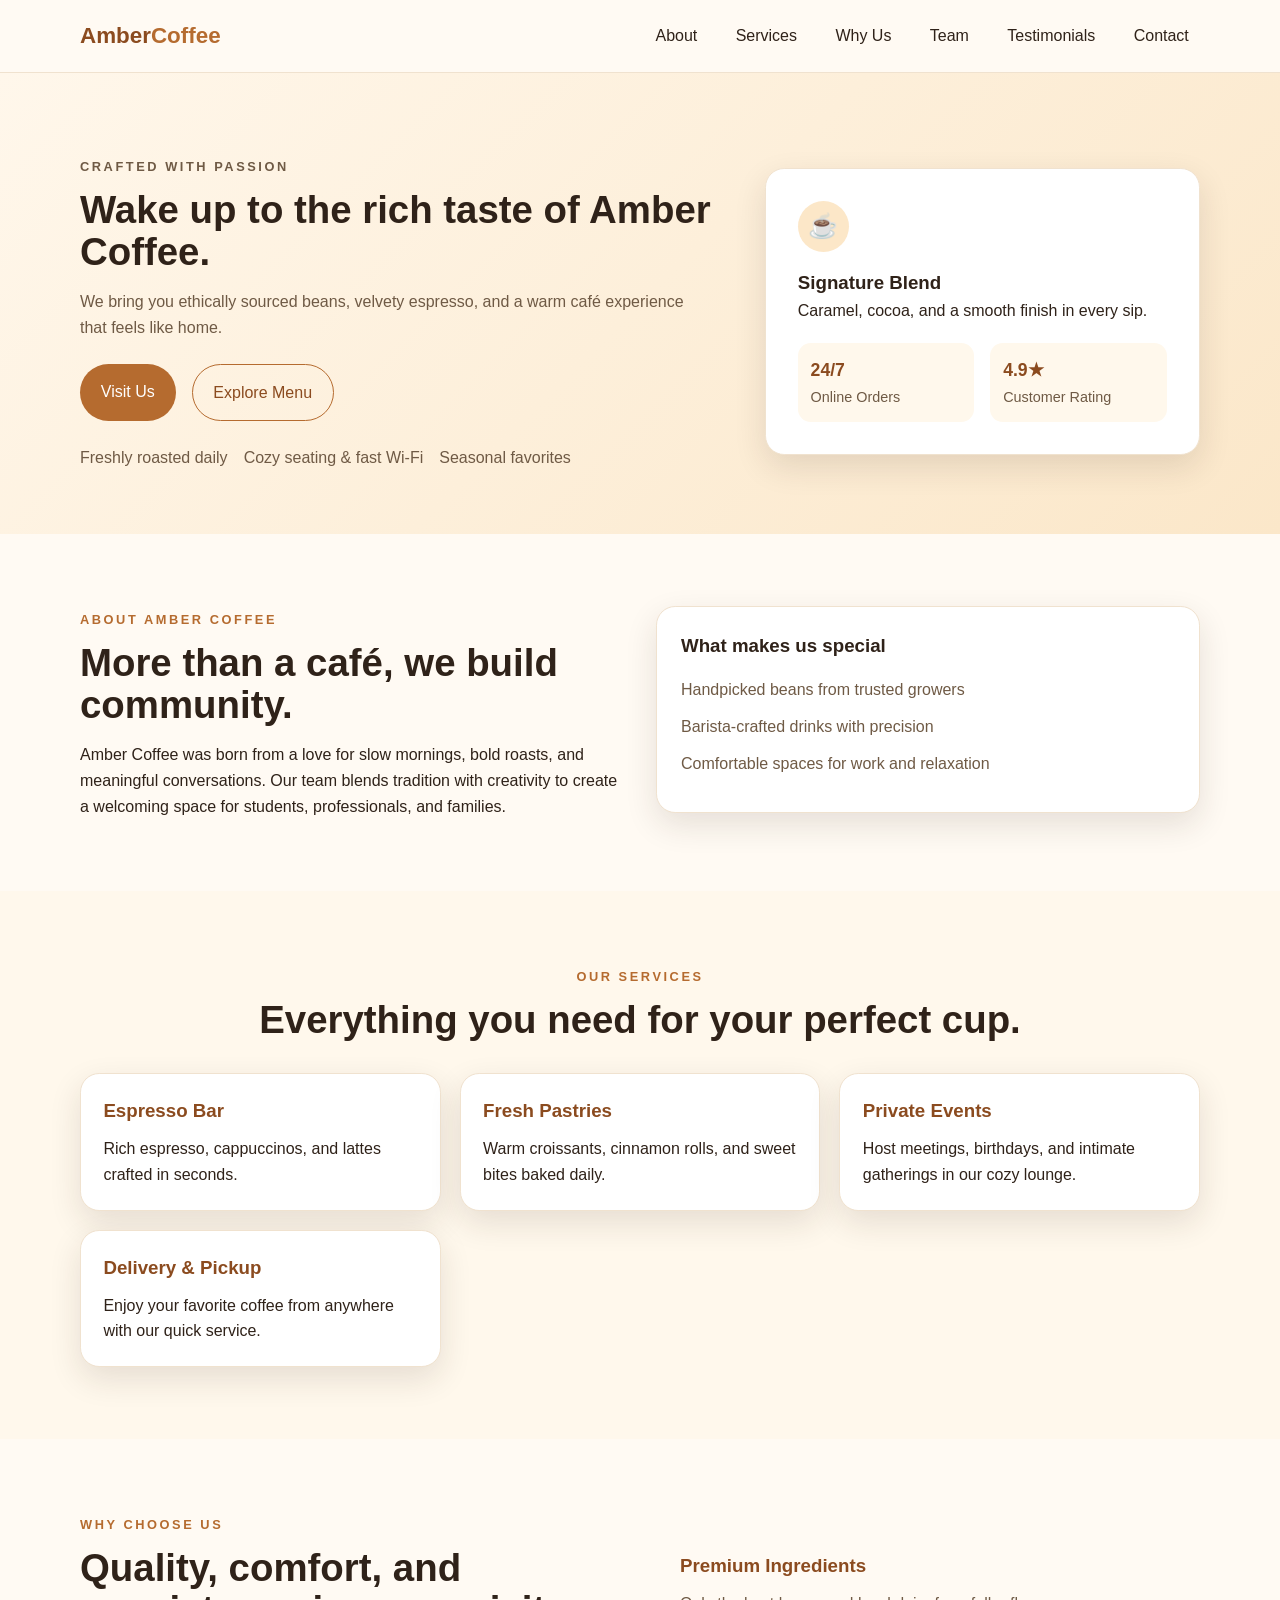
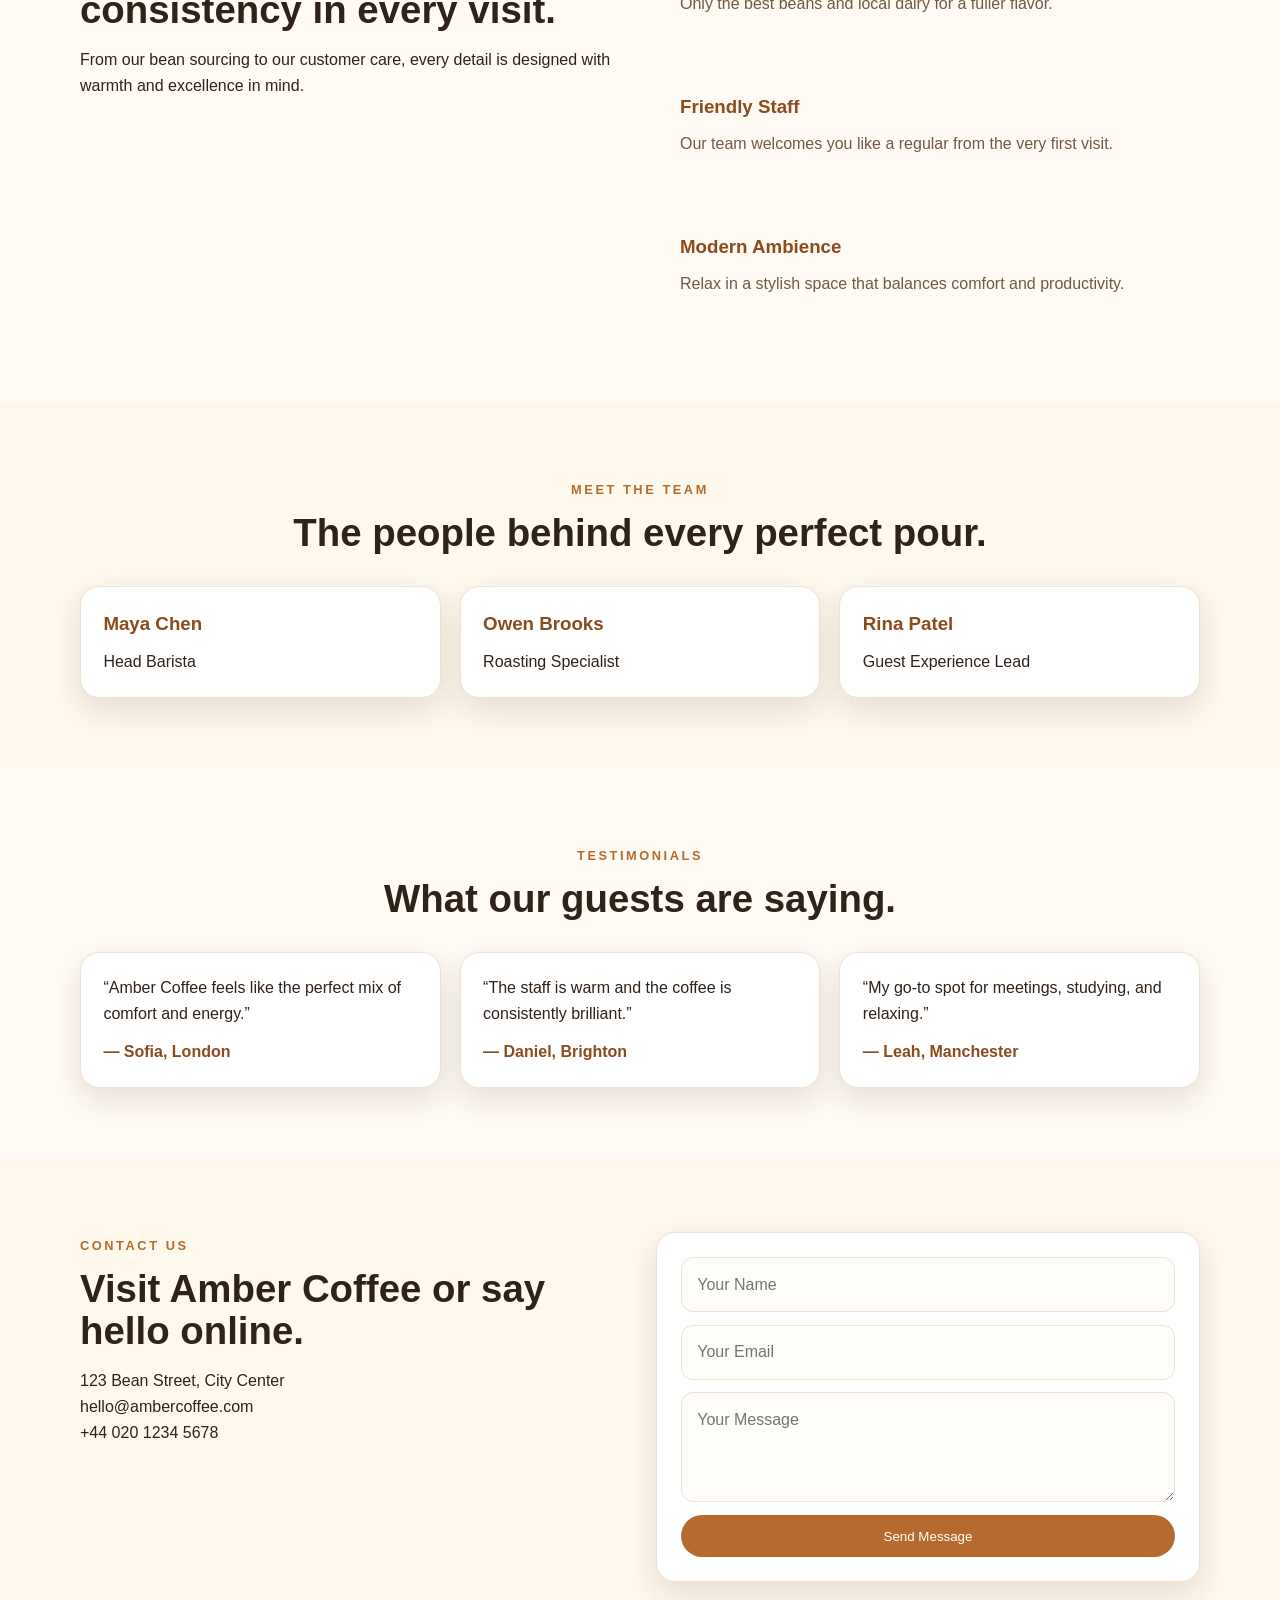
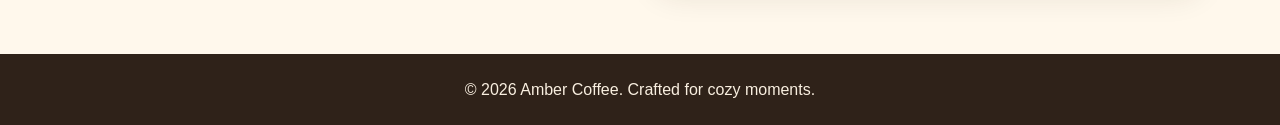
<file: css/AMBER.html>
<!DOCTYPE html>
<html lang="en">
  <head>
    <meta charset="UTF-8" />
    <meta name="viewport" content="width=device-width, initial-scale=1.0" />
    <title>Amber Coffee | Freshly Brewed Moments</title>
    <meta
      name="description"
      content="Amber Coffee offers premium handcrafted coffee, cozy spaces, and unforgettable service."
    />
    <link rel="stylesheet" href="AMBER.css" />
  </head>
  <body>
    <header class="site-header">
      <div class="container nav-wrap">
        <a class="brand" href="#home">Amber<span>Coffee</span></a>
        <nav class="site-nav" aria-label="Primary navigation">
          <a href="#about">About</a>
          <a href="#services">Services</a>
          <a href="#why-us">Why Us</a>
          <a href="#team">Team</a>
          <a href="#testimonials">Testimonials</a>
          <a href="#contact">Contact</a>
        </nav>
      </div>
    </header>

    <main id="home">
      <section class="hero">
        <div class="container hero-grid">
          <div class="hero-copy">
            <p class="eyebrow">Crafted with passion</p>
            <h1>Wake up to the rich taste of Amber Coffee.</h1>
            <p>
              We bring you ethically sourced beans, velvety espresso, and a warm café experience that feels like home.
            </p>
            <div class="hero-actions">
              <a class="btn btn-primary" href="#contact">Visit Us</a>
              <a class="btn btn-secondary" href="#services">Explore Menu</a>
            </div>
            <ul class="hero-highlights">
              <li>Freshly roasted daily</li>
              <li>Cozy seating & fast Wi-Fi</li>
              <li>Seasonal favorites</li>
            </ul>
          </div>
          <div class="hero-card" aria-label="Coffee experience highlights">
            <div class="card-badge">☕</div>
            <h3>Signature Blend</h3>
            <p>Caramel, cocoa, and a smooth finish in every sip.</p>
            <div class="stat-grid">
              <div>
                <strong>24/7</strong>
                <span>Online Orders</span>
              </div>
              <div>
                <strong>4.9★</strong>
                <span>Customer Rating</span>
              </div>
            </div>
          </div>
        </div>
      </section>

      <section id="about" class="section">
        <div class="container about-grid">
          <div>
            <p class="eyebrow">About Amber Coffee</p>
            <h2>More than a café, we build community.</h2>
            <p>
              Amber Coffee was born from a love for slow mornings, bold roasts, and meaningful conversations. Our team blends tradition with creativity to create a welcoming space for students, professionals, and families.
            </p>
          </div>
          <div class="about-card">
            <h3>What makes us special</h3>
            <ul>
              <li>Handpicked beans from trusted growers</li>
              <li>Barista-crafted drinks with precision</li>
              <li>Comfortable spaces for work and relaxation</li>
            </ul>
          </div>
        </div>
      </section>

      <section id="services" class="section section-alt">
        <div class="container">
          <div class="section-heading">
            <p class="eyebrow">Our Services</p>
            <h2>Everything you need for your perfect cup.</h2>
          </div>
          <div class="services-grid">
            <article class="service-card">
              <h3>Espresso Bar</h3>
              <p>Rich espresso, cappuccinos, and lattes crafted in seconds.</p>
            </article>
            <article class="service-card">
              <h3>Fresh Pastries</h3>
              <p>Warm croissants, cinnamon rolls, and sweet bites baked daily.</p>
            </article>
            <article class="service-card">
              <h3>Private Events</h3>
              <p>Host meetings, birthdays, and intimate gatherings in our cozy lounge.</p>
            </article>
            <article class="service-card">
              <h3>Delivery & Pickup</h3>
              <p>Enjoy your favorite coffee from anywhere with our quick service.</p>
            </article>
          </div>
        </div>
      </section>

      <section id="why-us" class="section">
        <div class="container why-grid">
          <div>
            <p class="eyebrow">Why Choose Us</p>
            <h2>Quality, comfort, and consistency in every visit.</h2>
            <p>
              From our bean sourcing to our customer care, every detail is designed with warmth and excellence in mind.
            </p>
          </div>
          <div class="feature-list">
            <div class="feature-item">
              <h3>Premium Ingredients</h3>
              <p>Only the best beans and local dairy for a fuller flavor.</p>
            </div>
            <div class="feature-item">
              <h3>Friendly Staff</h3>
              <p>Our team welcomes you like a regular from the very first visit.</p>
            </div>
            <div class="feature-item">
              <h3>Modern Ambience</h3>
              <p>Relax in a stylish space that balances comfort and productivity.</p>
            </div>
          </div>
        </div>
      </section>

      <section id="team" class="section section-alt">
        <div class="container">
          <div class="section-heading">
            <p class="eyebrow">Meet the Team</p>
            <h2>The people behind every perfect pour.</h2>
          </div>
          <div class="team-grid">
            <article class="team-card">
              <h3>Maya Chen</h3>
              <p>Head Barista</p>
            </article>
            <article class="team-card">
              <h3>Owen Brooks</h3>
              <p>Roasting Specialist</p>
            </article>
            <article class="team-card">
              <h3>Rina Patel</h3>
              <p>Guest Experience Lead</p>
            </article>
          </div>
        </div>
      </section>

      <section id="testimonials" class="section">
        <div class="container">
          <div class="section-heading">
            <p class="eyebrow">Testimonials</p>
            <h2>What our guests are saying.</h2>
          </div>
          <div class="testimonial-grid">
            <article class="testimonial-card">
              <p>“Amber Coffee feels like the perfect mix of comfort and energy.”</p>
              <strong>— Sofia, London</strong>
            </article>
            <article class="testimonial-card">
              <p>“The staff is warm and the coffee is consistently brilliant.”</p>
              <strong>— Daniel, Brighton</strong>
            </article>
            <article class="testimonial-card">
              <p>“My go-to spot for meetings, studying, and relaxing.”</p>
              <strong>— Leah, Manchester</strong>
            </article>
          </div>
        </div>
      </section>

      <section id="contact" class="section section-alt">
        <div class="container contact-grid">
          <div>
            <p class="eyebrow">Contact Us</p>
            <h2>Visit Amber Coffee or say hello online.</h2>
            <p>123 Bean Street, City Center<br />hello@ambercoffee.com<br />+44 020 1234 5678</p>
          </div>
          <form class="contact-form">
            <input type="text" placeholder="Your Name" />
            <input type="email" placeholder="Your Email" />
            <textarea placeholder="Your Message"></textarea>
            <button type="submit">Send Message</button>
          </form>
        </div>
      </section>
    </main>

    <footer class="site-footer">
      <div class="container footer-wrap">
        <p>© 2026 Amber Coffee. Crafted for cozy moments.</p>
      </div>
    </footer>
  </body>
</html>
</file>
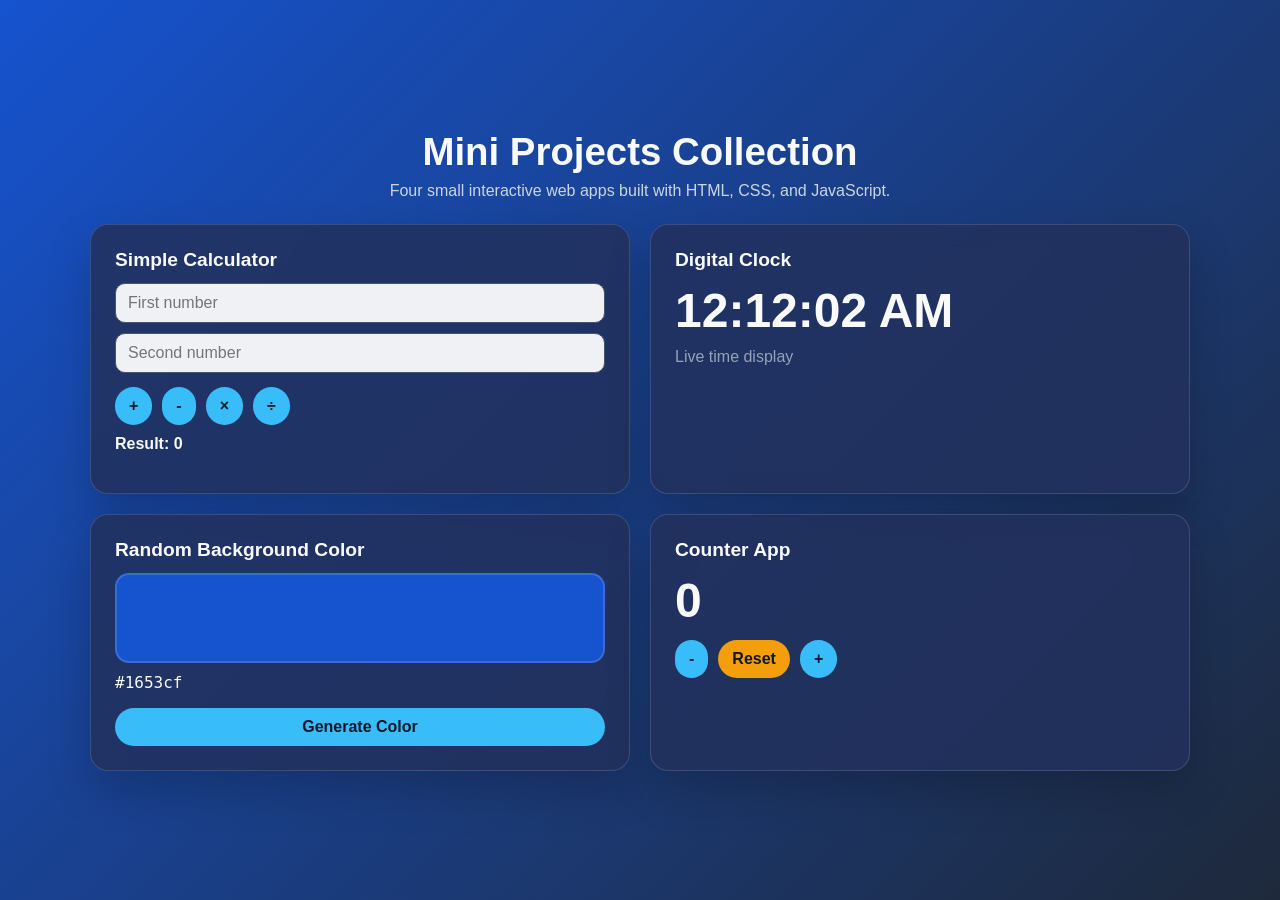
<file: css/MINI.html>
<!DOCTYPE html>
<html lang="en">
  <head>
    <meta charset="UTF-8" />
    <meta name="viewport" content="width=device-width, initial-scale=1.0" />
    <title>Mini Projects Collection</title>
    <link rel="stylesheet" href="mini-projects.css" />
  </head>
  <body>
    <main class="container">
      <header class="hero">
        <h1>Mini Projects Collection</h1>
        <p>Four small interactive web apps built with HTML, CSS, and JavaScript.</p>
      </header>

      <section class="grid">
        <article class="card">
          <h2>Simple Calculator</h2>
          <div class="calculator">
            <input type="number" id="num1" placeholder="First number" />
            <input type="number" id="num2" placeholder="Second number" />
            <div class="buttons calc-buttons">
              <button class="btn" data-op="add">+</button>
              <button class="btn" data-op="subtract">-</button>
              <button class="btn" data-op="multiply">×</button>
              <button class="btn" data-op="divide">÷</button>
            </div>
            <p class="result" id="result">Result: 0</p>
          </div>
        </article>
        

        <article class="card">
          <h2>Digital Clock</h2>
          <p class="clock" id="clock-display">--:--:--</p>
          <p class="muted">Live time display</p>
        </article>

        <article class="card color-card">
          <h2>Random Background Color</h2>
          <div class="color-box" id="color-preview"></div>
          <p class="color-code" id="color-code">#ffffff</p>
          <button class="btn full" id="color-btn">Generate Color</button>
        </article>
         <article class="card">
          <h2>Counter App</h2>
          <p class="value" id="counter-value">0</p>
          <div class="buttons">
            <button class="btn" id="decrement">-</button>
            <button class="btn reset" id="reset">Reset</button>
            <button class="btn" id="increment">+</button>
          </div>
        </article>
      </section>
    </main>

    <script src="mini-projects.js"></script>
  </body>
</html>
</file>
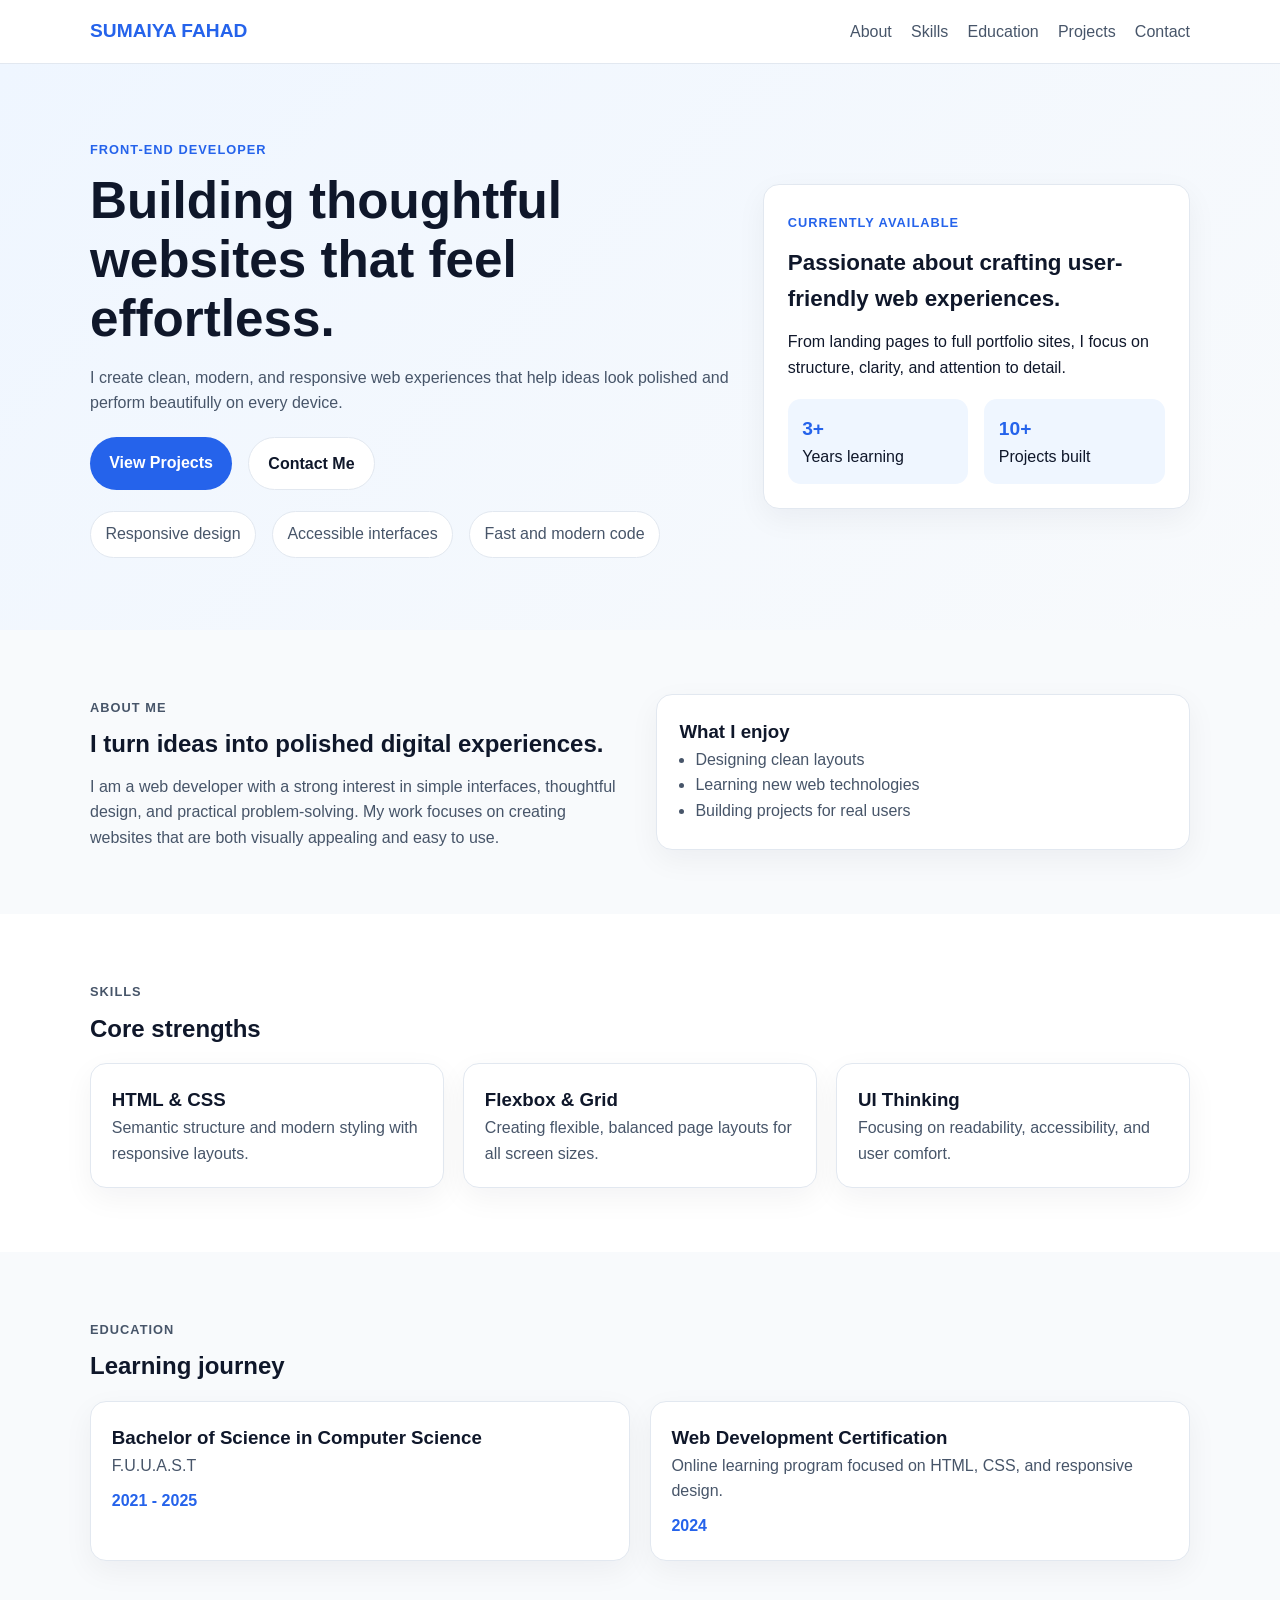
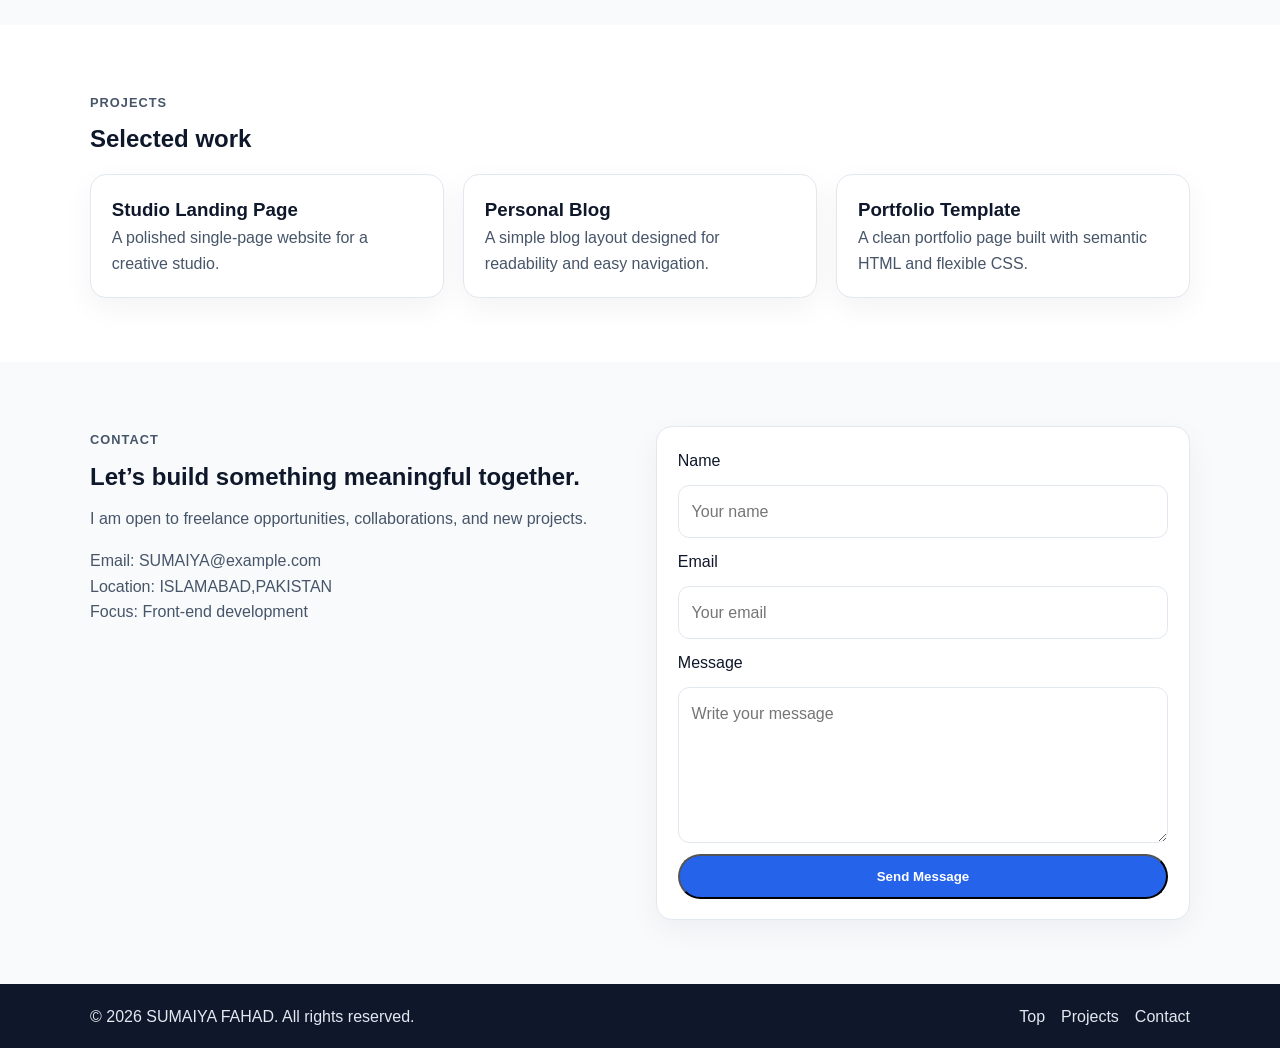
<file: css/portfolio.html>
<!DOCTYPE html>
<html lang="en">
<head>
    <meta charset="UTF-8">
    <meta name="viewport" content="width=device-width, initial-scale=1.0">
    <title>SUMAIYA FAHAD | Portfolio</title>
    <link rel="stylesheet" href="portfolio.css">
</head>
<body>
    <header class="site-header">
        <div class="container nav-bar">
            <a class="logo" href="#home">SUMAIYA FAHAD</a>
            <nav class="nav-links" aria-label="Primary navigation">
                <a href="#about">About</a>
                <a href="#skills">Skills</a>
                <a href="#education">Education</a>
                <a href="#projects">Projects</a>
                <a href="#contact">Contact</a>
            </nav>
        </div>
    </header>

    <main id="home">
        <section class="hero">
            <div class="container hero-grid">
                <div class="hero-content">
                    <p class="eyebrow">Front-End Developer</p>
                    <h1>Building thoughtful websites that feel effortless.</h1>
                    <p class="hero-text">
                        I create clean, modern, and responsive web experiences that help ideas
                        look polished and perform beautifully on every device.
                    </p>
                    <div class="hero-actions">
                        <a class="btn btn-primary" href="#projects">View Projects</a>
                        <a class="btn btn-secondary" href="#contact">Contact Me</a>
                    </div>
                    <ul class="highlights">
                        <li>Responsive design</li>
                        <li>Accessible interfaces</li>
                        <li>Fast and modern code</li>
                    </ul>
                </div>

                <div class="hero-card">
                    <p class="card-label">Currently available</p>
                    <h2>Passionate about crafting user-friendly web experiences.</h2>
                    <p>
                        From landing pages to full portfolio sites, I focus on structure,
                        clarity, and attention to detail.
                    </p>
                    <div class="stats">
                        <div>
                            <strong>3+</strong>
                            <span>Years learning</span>
                        </div>
                        <div>
                            <strong>10+</strong>
                            <span>Projects built</span>
                        </div>
                    </div>
                </div>
            </div>
        </section>

        <section id="about" class="section">
            <div class="container about-grid">
                <div>
                    <p class="section-tag">About Me</p>
                    <h2>I turn ideas into polished digital experiences.</h2>
                    <p>
                        I am a web developer with a strong interest in simple interfaces,
                        thoughtful design, and practical problem-solving. My work focuses on
                        creating websites that are both visually appealing and easy to use.
                    </p>
                </div>
                <div class="about-card">
                    <h3>What I enjoy</h3>
                    <ul>
                        <li>Designing clean layouts</li>
                        <li>Learning new web technologies</li>
                        <li>Building projects for real users</li>
                    </ul>
                </div>
            </div>
        </section>

        <section id="skills" class="section section-alt">
            <div class="container">
                <p class="section-tag">Skills</p>
                <h2>Core strengths</h2>
                <div class="skills-grid">
                    <article class="card">
                        <h3>HTML &amp; CSS</h3>
                        <p>Semantic structure and modern styling with responsive layouts.</p>
                    </article>
                    <article class="card">
                        <h3>Flexbox &amp; Grid</h3>
                        <p>Creating flexible, balanced page layouts for all screen sizes.</p>
                    </article>
                    <article class="card">
                        <h3>UI Thinking</h3>
                        <p>Focusing on readability, accessibility, and user comfort.</p>
                    </article>
                </div>
            </div>
        </section>

        <section id="education" class="section">
            <div class="container">
                <p class="section-tag">Education</p>
                <h2>Learning journey</h2>
                <div class="education-grid">
                    <article class="timeline-card">
                        <h3>Bachelor of Science in Computer Science</h3>
                        <p>F.U.U.A.S.T</p>
                        <span>2021 - 2025</span>
                    </article>
                    <article class="timeline-card">
                        <h3>Web Development Certification</h3>
                        <p>Online learning program focused on HTML, CSS, and responsive design.</p>
                        <span>2024</span>
                    </article>
                </div>
            </div>
        </section>

        <section id="projects" class="section section-alt">
            <div class="container">
                <p class="section-tag">Projects</p>
                <h2>Selected work</h2>
                <div class="projects-grid">
                    <article class="project-card">
                        <h3>Studio Landing Page</h3>
                        <p>A polished single-page website for a creative studio.</p>
                    </article>
                    <article class="project-card">
                        <h3>Personal Blog</h3>
                        <p>A simple blog layout designed for readability and easy navigation.</p>
                    </article>
                    <article class="project-card">
                        <h3>Portfolio Template</h3>
                        <p>A clean portfolio page built with semantic HTML and flexible CSS.</p>
                    </article>
                </div>
            </div>
        </section>

        <section id="contact" class="section">
            <div class="container contact-grid">
                <div>
                    <p class="section-tag">Contact</p>
                    <h2>Let’s build something meaningful together.</h2>
                    <p>
                        I am open to freelance opportunities, collaborations, and new projects.
                    </p>
                    <ul class="contact-list">
                        <li>Email: SUMAIYA@example.com</li>
                        <li>Location: ISLAMABAD,PAKISTAN</li>
                        <li>Focus: Front-end development</li>
                    </ul>
                </div>

                <form class="contact-form">
                    <label for="name">Name</label>
                    <input id="name" type="text" placeholder="Your name">

                    <label for="email">Email</label>
                    <input id="email" type="email" placeholder="Your email">

                    <label for="message">Message</label>
                    <textarea id="message" rows="5" placeholder="Write your message"></textarea>

                    <button class="btn btn-primary" type="submit">Send Message</button>
                </form>
            </div>
        </section>
    </main>

    <footer class="site-footer">
        <div class="container footer-content">
            <p>© 2026 SUMAIYA FAHAD. All rights reserved.</p>
            <div class="footer-links">
                <a href="#home">Top</a>
                <a href="#projects">Projects</a>
                <a href="#contact">Contact</a>
            </div>
        </div>
    </footer>
</body>
</html>
</file>
<file: css/AMBER.css>
:root {
  --bg: #fffaf3;
  --surface: #ffffff;
  --primary: #b56b2f;
  --primary-dark: #8b4b1f;
  --text: #2f2219;
  --muted: #6f5a45;
  --border: #f0e2cf;
  --shadow: 0 12px 32px rgba(47, 34, 25, 0.12);
}

* {
  box-sizing: border-box;
  margin: 0;
  padding: 0;
}

html {
  scroll-behavior: smooth;
}

body {
  font-family: "Segoe UI", Roboto, Arial, sans-serif;
  line-height: 1.6;
  color: var(--text);
  background: var(--bg);
}

img {
  max-width: 100%;
  display: block;
}

a {
  text-decoration: none;
  color: inherit;
}

.container {
  width: min(1120px, 92%);
  margin: 0 auto;
}

.site-header {
  position: sticky;
  top: 0;
  z-index: 10;
  background: rgba(255, 250, 243, 0.95);
  backdrop-filter: blur(8px);
  border-bottom: 1px solid var(--border);
}

.nav-wrap {
  display: flex;
  justify-content: space-between;
  align-items: center;
  padding: 1rem 0;
}

.brand {
  font-size: 1.4rem;
  font-weight: 800;
  color: var(--primary-dark);
}

.brand span {
  color: var(--primary);
}

.site-nav {
  display: flex;
  gap: 1rem;
  flex-wrap: wrap;
}

.site-nav a {
  padding: 0.45rem 0.7rem;
  border-radius: 999px;
  transition: background 0.3s ease, color 0.3s ease;
}

.site-nav a:hover {
  background: var(--primary);
  color: white;
}

.hero {
  padding: 5rem 0 4rem;
  background: linear-gradient(135deg, #fff7eb, #fbe7c9);
}

.hero-grid {
  display: grid;
  grid-template-columns: 1.2fr 0.8fr;
  gap: 2rem;
  align-items: center;
}

.eyebrow {
  display: inline-block;
  margin-bottom: 0.7rem;
  text-transform: uppercase;
  letter-spacing: 0.2em;
  color: var(--primary);
  font-weight: 700;
  font-size: 0.8rem;
}

.hero h1,
.section h2 {
  font-size: clamp(2rem, 3vw, 3rem);
  line-height: 1.1;
  margin-bottom: 1rem;
}

.hero-copy p {
  color: var(--muted);
  max-width: 620px;
}

.hero-actions {
  display: flex;
  flex-wrap: wrap;
  gap: 1rem;
  margin: 1.5rem 0;
}

.btn {
  display: inline-block;
  padding: 0.9rem 1.3rem;
  border-radius: 999px;
  transition: transform 0.3s ease, box-shadow 0.3s ease;
}

.btn:hover {
  transform: translateY(-2px);
  box-shadow: var(--shadow);
}

.btn-primary {
  background: var(--primary);
  color: #fff;
}

.btn-secondary {
  border: 1px solid var(--primary);
  color: var(--primary-dark);
}

.hero-highlights {
  display: flex;
  flex-wrap: wrap;
  gap: 1rem;
  list-style: none;
  margin-top: 1rem;
  color: var(--muted);
}

.hero-card,
.about-card,
.service-card,
.team-card,
.testimonial-card,
.contact-form {
  background: var(--surface);
  border: 1px solid var(--border);
  border-radius: 1.2rem;
  box-shadow: var(--shadow);
  transition: transform 0.3s ease, box-shadow 0.3s ease;
}

.hero-card:hover,
.about-card:hover,
.service-card:hover,
.team-card:hover,
.testimonial-card:hover,
.contact-form:hover {
  transform: translateY(-4px);
  box-shadow: 0 16px 40px rgba(47, 34, 25, 0.15);
}

.hero-card {
  padding: 2rem;
  animation: fadeUp 0.8s ease both;
}

.card-badge {
  width: 3.2rem;
  height: 3.2rem;
  display: grid;
  place-items: center;
  border-radius: 50%;
  background: #fce7c8;
  font-size: 1.5rem;
  margin-bottom: 1rem;
}

.stat-grid {
  display: grid;
  grid-template-columns: repeat(2, minmax(0, 1fr));
  gap: 1rem;
  margin-top: 1.2rem;
}

.stat-grid div {
  padding: 0.8rem;
  background: #fff8ec;
  border-radius: 0.8rem;
}

.stat-grid strong {
  display: block;
  color: var(--primary-dark);
  font-size: 1.1rem;
}

.stat-grid span {
  color: var(--muted);
  font-size: 0.9rem;
}

.section {
  padding: 4.5rem 0;
}

.section-alt {
  background: #fff8ec;
}

.about-grid,
.why-grid,
.contact-grid {
  display: grid;
  grid-template-columns: repeat(2, minmax(0, 1fr));
  gap: 2rem;
  align-items: start;
}

.about-card,
.feature-item,
.contact-form {
  padding: 1.5rem;
}

.about-card ul,
.feature-list {
  list-style: none;
  margin-top: 1rem;
}

.about-card li,
.feature-item p {
  margin-bottom: 0.7rem;
  color: var(--muted);
}

.section-heading {
  text-align: center;
  margin-bottom: 2rem;
}

.services-grid,
.team-grid,
.testimonial-grid {
  display: grid;
  grid-template-columns: repeat(3, minmax(0, 1fr));
  gap: 1.2rem;
}

.service-card,
.team-card,
.testimonial-card {
  padding: 1.4rem;
}

.service-card h3,
.team-card h3,
.feature-item h3 {
  margin-bottom: 0.6rem;
  color: var(--primary-dark);
}

.feature-list {
  display: grid;
  gap: 1rem;
}

.testimonial-card strong {
  display: block;
  margin-top: 0.8rem;
  color: var(--primary-dark);
}

.contact-form {
  display: flex;
  flex-direction: column;
  gap: 0.8rem;
}

.contact-form input,
.contact-form textarea {
  width: 100%;
  border: 1px solid var(--border);
  border-radius: 0.75rem;
  padding: 0.85rem 0.95rem;
  font: inherit;
  color: var(--text);
  background: #fffdf9;
}

.contact-form textarea {
  min-height: 110px;
  resize: vertical;
}

.contact-form button {
  border: 0;
  border-radius: 999px;
  padding: 0.85rem 1rem;
  background: var(--primary);
  color: white;
  cursor: pointer;
  transition: transform 0.3s ease, box-shadow 0.3s ease;
}

.contact-form button:hover {
  transform: translateY(-2px);
  box-shadow: var(--shadow);
}

.site-footer {
  padding: 1.4rem 0;
  background: #2f2219;
  color: #f9efe0;
}

.footer-wrap {
  text-align: center;
}

@keyframes fadeUp {
  from {
    opacity: 0;
    transform: translateY(20px);
  }
  to {
    opacity: 1;
    transform: translateY(0);
  }
}

@media (max-width: 900px) {
  .hero-grid,
  .about-grid,
  .why-grid,
  .contact-grid,
  .services-grid,
  .team-grid,
  .testimonial-grid {
    grid-template-columns: 1fr;
  }
}

@media (max-width: 640px) {
  .nav-wrap {
    flex-direction: column;
    align-items: flex-start;
    gap: 0.7rem;
  }

  .site-nav {
    gap: 0.4rem;
  }

  .hero {
    padding-top: 3rem;
  }

  .hero-highlights {
    flex-direction: column;
  }
}
</file>
<file: css/mini-projects.css>
:root {
  color-scheme: dark;
  font-family: "Segoe UI", Tahoma, Geneva, Verdana, sans-serif;
}

* {
  box-sizing: border-box;
}

body {
  margin: 0;
  min-height: 100vh;
  background: linear-gradient(135deg, #ced0d3, #93ffa5);
  color: #f8fafc;
  display: flex;
  justify-content: center;
  align-items: center;
  padding: 24px;
  transition: background 0.3s ease;
}

.container {
  width: min(1100px, 100%);
}

.hero {
  text-align: center;
  margin-bottom: 24px;
}

.hero h1 {
  margin: 0 0 8px;
  font-size: clamp(1.8rem, 3vw, 2.6rem);
}

.hero p {
  margin: 0;
  color: #cbd5e1;
}

.grid {
  display: grid;
  grid-template-columns: repeat(2, minmax(0, 1fr));
  gap: 20px;
}

.card {
  background: rgba(35, 49, 92, 0.85);
  border: 1px solid rgba(148, 163, 184, 0.25);
  border-radius: 18px;
  padding: 24px;
  box-shadow: 0 20px 45px rgba(0, 0, 0, 0.2);
  backdrop-filter: blur(10px);
}

.card h2 {
  margin-top: 0;
  margin-bottom: 12px;
  font-size: 1.2rem;
}

.value,
.clock {
  font-size: clamp(2rem, 5vw, 3rem);
  font-weight: 700;
  margin: 0 0 10px;
}

.muted {
  color: #94a3b8;
  margin: 0;
}

.buttons {
  display: flex;
  gap: 10px;
  flex-wrap: wrap;
  margin-top: 12px;
}

.btn {
  border: 0;
  padding: 10px 14px;
  border-radius: 999px;
  cursor: pointer;
  font-size: 1rem;
  font-weight: 600;
  background: #38bdf8;
  color: #0f172a;
  transition: transform 0.2s ease, background 0.2s ease;
}

.btn:hover {
  transform: translateY(-1px);
  background: #7dd3fc;
}

.reset {
  background: #f59e0b;
}

.full {
  width: 100%;
  margin-top: 10px;
}

.color-box {
  height: 90px;
  border-radius: 14px;
  border: 2px solid rgba(255, 255, 255, 0.15);
  background: #ffffff;
  margin-bottom: 10px;
}

.color-code {
  font-family: monospace;
  font-size: 1rem;
  margin: 0 0 6px;
}

.calculator input {
  width: 100%;
  border: 1px solid #475569;
  border-radius: 10px;
  padding: 10px 12px;
  margin-bottom: 10px;
  font-size: 1rem;
  background: #eff1f5;
  color: #f8fafc;
}

.calc-buttons {
  margin-top: 4px;
}

.result {
  margin-top: 10px;
  font-weight: 600;
}

@media (max-width: 760px) {
  .grid {
    grid-template-columns: 1fr;
  }
}
</file>
<file: css/portfolio.css>
:root {
    --primary: #2563eb;
    --primary-dark: #1d4ed8;
    --text: #0f172a;
    --muted: #475569;
    --bg: #f8fafc;
    --card: #ffffff;
    --border: #e2e8f0;
}

* {
    box-sizing: border-box;
    margin: 0;
    padding: 0;
}

html {
    scroll-behavior: smooth;
}

body {
    font-family: Arial, Helvetica, sans-serif;
    color: var(--text);
    background: var(--bg);
    line-height: 1.6;
}

img {
    max-width: 100%;
}

a {
    color: inherit;
    text-decoration: none;
}

.container {
    width: min(1100px, 90%);
    margin: 0 auto;
}

.site-header {
    background: #fff;
    border-bottom: 1px solid var(--border);
    position: sticky;
    top: 0;
    z-index: 10;
}

.nav-bar {
    display: flex;
    justify-content: space-between;
    align-items: center;
    padding: 1rem 0;
}

.logo {
    font-size: 1.2rem;
    font-weight: 700;
    color: var(--primary);
}

.nav-links {
    display: flex;
    gap: 1.2rem;
    flex-wrap: wrap;
}

.nav-links a {
    color: var(--muted);
    font-weight: 500;
}

.nav-links a:hover {
    color: var(--primary);
}

.hero {
    padding: 4.5rem 0;
    background: linear-gradient(135deg, #eff6ff 0%, #f8fafc 100%);
}

.hero-grid {
    display: grid;
    grid-template-columns: 1.2fr 0.8fr;
    gap: 2rem;
    align-items: center;
}

.eyebrow,
.section-tag,
.card-label {
    display: inline-block;
    margin-bottom: 0.75rem;
    color: var(--primary);
    font-weight: 700;
    text-transform: uppercase;
    letter-spacing: 0.08em;
    font-size: 0.8rem;
}

.hero h1,
.section h2 {
    margin-bottom: 1rem;
    line-height: 1.15;
}

.hero h1 {
    font-size: clamp(2rem, 4vw, 3.2rem);
}

.hero-text,
.section p,
.card p,
.timeline-card p,
.project-card p {
    color: var(--muted);
}

.hero-actions {
    display: flex;
    gap: 1rem;
    flex-wrap: wrap;
    margin: 1.3rem 0;
}

.btn {
    display: inline-block;
    padding: 0.8rem 1.2rem;
    border-radius: 999px;
    font-weight: 600;
    transition: 0.2s ease;
}

.btn-primary {
    background: var(--primary);
    color: #fff;
}

.btn-primary:hover {
    background: var(--primary-dark);
}

.btn-secondary {
    border: 1px solid var(--border);
    background: #fff;
}

.highlights {
    display: flex;
    gap: 1rem;
    flex-wrap: wrap;
    list-style: none;
    margin-top: 1rem;
}

.highlights li {
    background: #fff;
    padding: 0.6rem 0.9rem;
    border-radius: 999px;
    border: 1px solid var(--border);
    color: var(--muted);
}

.hero-card,
.about-card,
.card,
.timeline-card,
.project-card,
.contact-form {
    background: var(--card);
    border: 1px solid var(--border);
    border-radius: 1rem;
    box-shadow: 0 10px 30px rgba(15, 23, 42, 0.05);
}

.hero-card {
    padding: 1.5rem;
}

.hero-card h2 {
    margin-bottom: 0.75rem;
    font-size: 1.4rem;
}

.stats {
    display: flex;
    gap: 1rem;
    margin-top: 1.2rem;
}

.stats div {
    flex: 1;
    background: #eff6ff;
    border-radius: 0.8rem;
    padding: 0.9rem;
}

.stats strong {
    display: block;
    font-size: 1.2rem;
    color: var(--primary);
}

.section {
    padding: 4rem 0;
}

.section-alt {
    background: #fff;
}

.about-grid,
.contact-grid {
    display: grid;
    grid-template-columns: 1fr 1fr;
    gap: 2rem;
}

.about-card {
    padding: 1.4rem;
}

.about-card ul {
    margin-left: 1rem;
    color: var(--muted);
}

.skills-grid,
.projects-grid {
    display: grid;
    grid-template-columns: repeat(auto-fit, minmax(220px, 1fr));
    gap: 1.2rem;
    margin-top: 1.3rem;
}

.card,
.project-card,
.timeline-card {
    padding: 1.3rem;
}

.education-grid {
    display: grid;
    grid-template-columns: repeat(2, minmax(0, 1fr));
    gap: 1.2rem;
    margin-top: 1.3rem;
}

.timeline-card span {
    display: inline-block;
    margin-top: 0.6rem;
    color: var(--primary);
    font-weight: 600;
}

.contact-form {
    padding: 1.3rem;
    display: flex;
    flex-direction: column;
    gap: 0.7rem;
}

.contact-form input,
.contact-form textarea {
    width: 100%;
    padding: 0.8rem;
    border: 1px solid var(--border);
    border-radius: 0.7rem;
    font: inherit;
}

.contact-list {
    list-style: none;
    margin-top: 1rem;
    color: var(--muted);
}

.site-footer {
    background: #0f172a;
    color: #e2e8f0;
    padding: 1.2rem 0;
}

.footer-content {
    display: flex;
    justify-content: space-between;
    align-items: center;
    gap: 1rem;
    flex-wrap: wrap;
}

.footer-links {
    display: flex;
    gap: 1rem;
}

@media (max-width: 760px) {
    .hero-grid,
    .about-grid,
    .contact-grid,
    .education-grid {
        grid-template-columns: 1fr;
    }

    .nav-bar {
        flex-direction: column;
        align-items: flex-start;
        gap: 0.7rem;
    }

    .nav-links {
        gap: 0.8rem;
    }

    .hero {
        padding: 3rem 0;
    }

    .section {
        padding: 3rem 0;
    }
}
</file>
